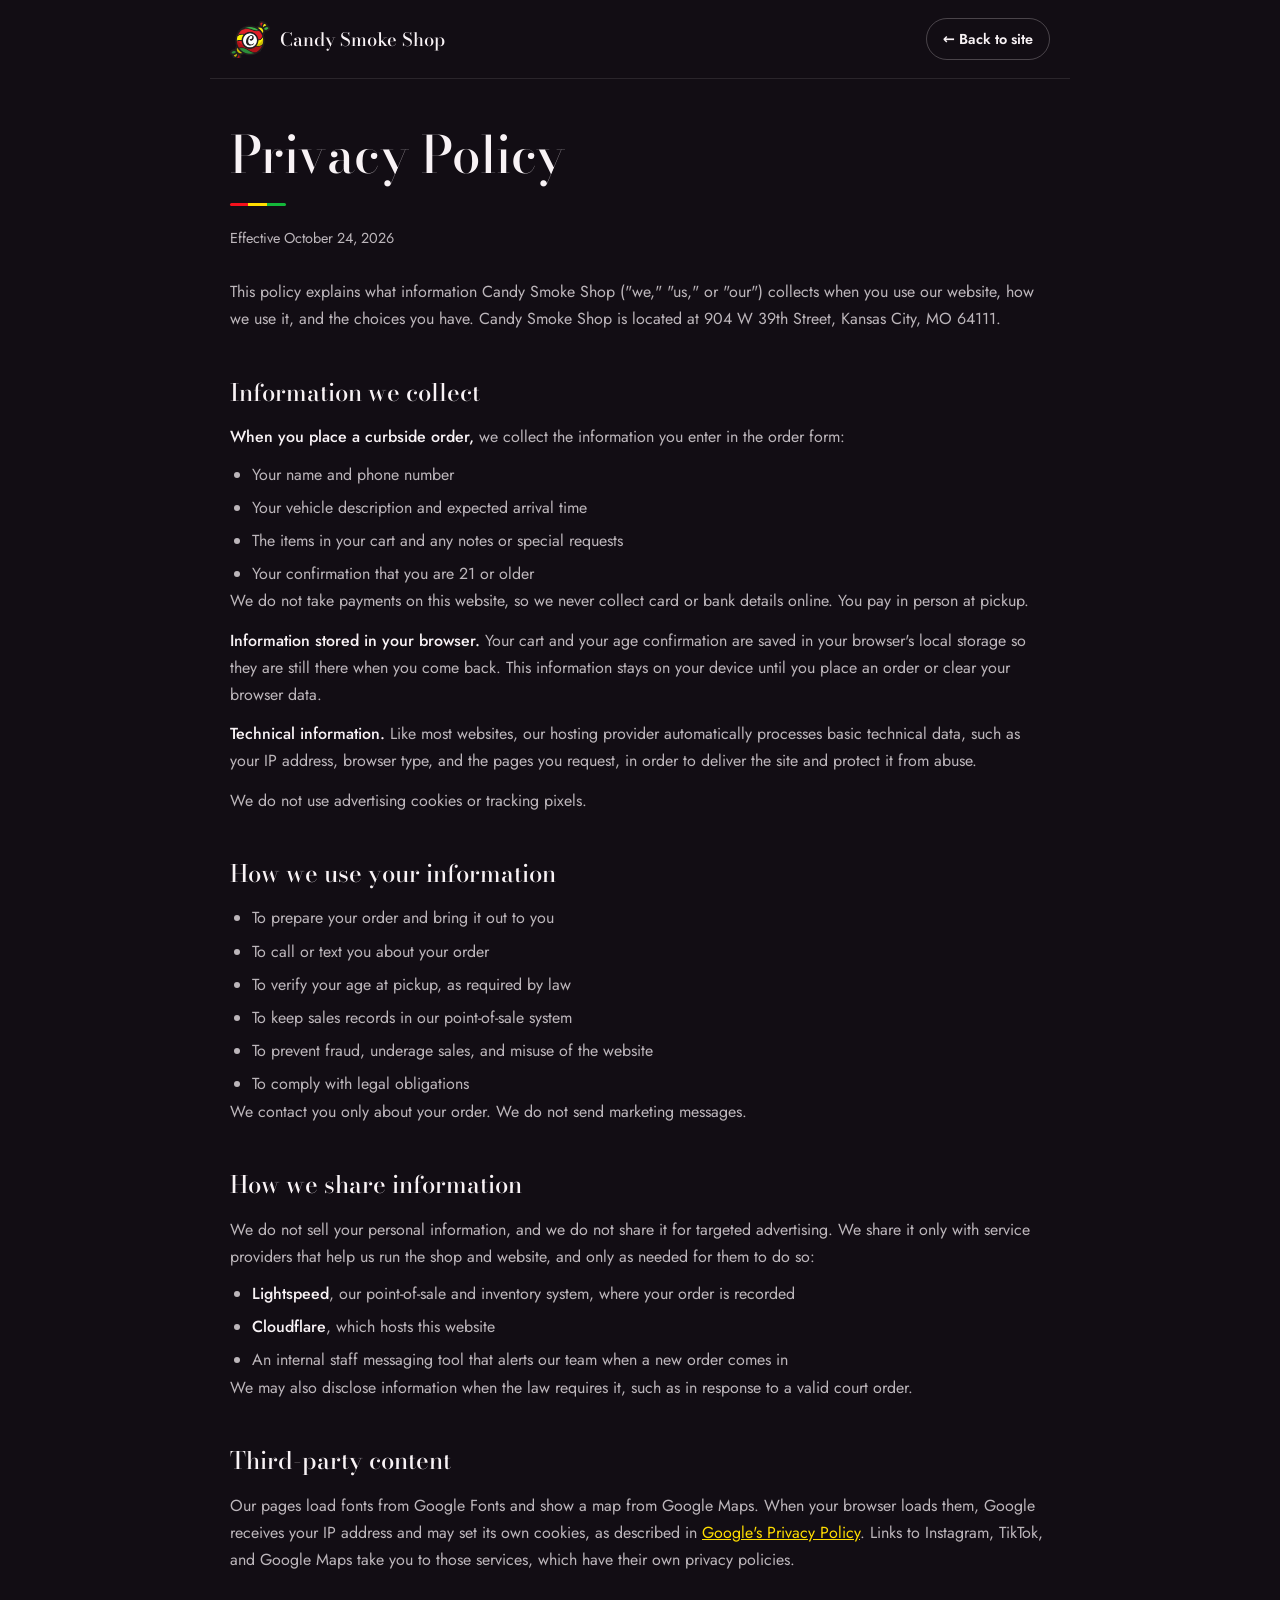
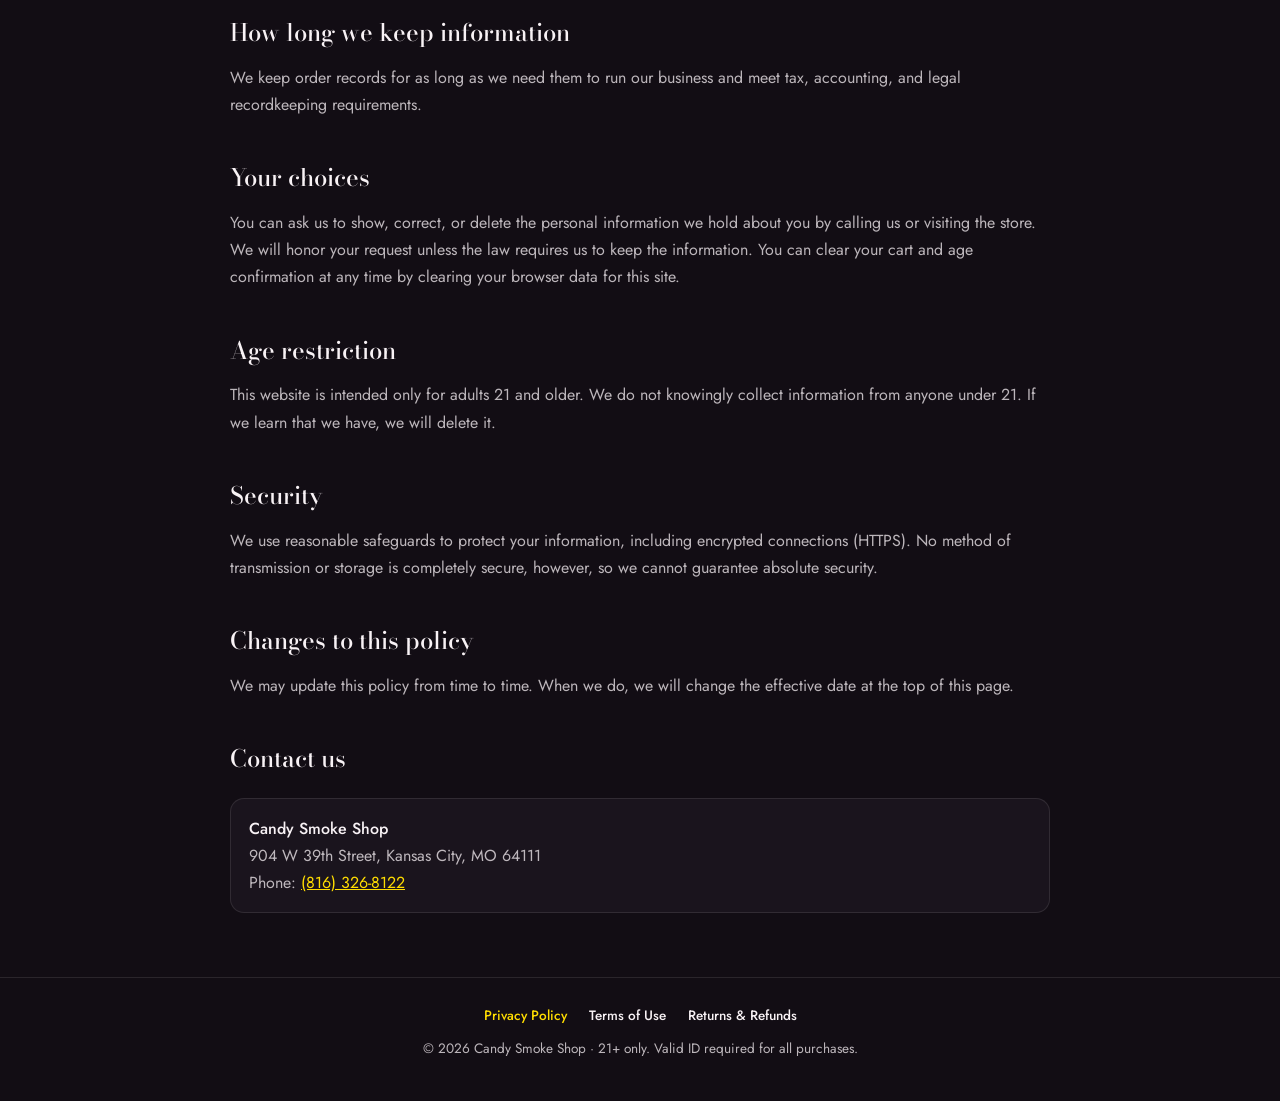
<file: privacy.html>
<!DOCTYPE html>
<html lang="en">
<head>
  <meta charset="UTF-8" />
  <meta name="viewport" content="width=device-width, initial-scale=1.0" />
  <title>Privacy Policy — Candy Smoke Shop</title>
  <meta name="description" content="How Candy Smoke Shop collects, uses, and protects the information you share when you use our website." />
  <link rel="icon" type="image/png" href="assets/favicon.png" />
  <link rel="preconnect" href="https://fonts.googleapis.com" />
  <link rel="preconnect" href="https://fonts.gstatic.com" crossorigin />
  <link href="https://fonts.googleapis.com/css2?family=Bodoni+Moda:opsz,wght@6..96,500&family=Jost:wght@400;500&display=swap" rel="stylesheet" />
  <link rel="stylesheet" href="assets/legal.css" />
</head>
<body>
<header class="legal-nav">
  <a class="brand" href="/"><img src="assets/candy-mark.png" alt="" />Candy Smoke Shop</a>
  <a class="back" href="/">← Back to site</a>
</header>

<main>
  <h1>Privacy Policy</h1>
  <div class="stripe"></div>
  <p class="updated">Effective October 24, 2026</p>

  <p>This policy explains what information Candy Smoke Shop ("we," "us," or "our") collects when you use our website, how we use it, and the choices you have. Candy Smoke Shop is located at 904 W 39th Street, Kansas City, MO 64111.</p>

  <h2>Information we collect</h2>
  <p><strong>When you place a curbside order,</strong> we collect the information you enter in the order form:</p>
  <ul>
    <li>Your name and phone number</li>
    <li>Your vehicle description and expected arrival time</li>
    <li>The items in your cart and any notes or special requests</li>
    <li>Your confirmation that you are 21 or older</li>
  </ul>
  <p>We do not take payments on this website, so we never collect card or bank details online. You pay in person at pickup.</p>
  <p><strong>Information stored in your browser.</strong> Your cart and your age confirmation are saved in your browser's local storage so they are still there when you come back. This information stays on your device until you place an order or clear your browser data.</p>
  <p><strong>Technical information.</strong> Like most websites, our hosting provider automatically processes basic technical data, such as your IP address, browser type, and the pages you request, in order to deliver the site and protect it from abuse.</p>
  <p>We do not use advertising cookies or tracking pixels.</p>

  <h2>How we use your information</h2>
  <ul>
    <li>To prepare your order and bring it out to you</li>
    <li>To call or text you about your order</li>
    <li>To verify your age at pickup, as required by law</li>
    <li>To keep sales records in our point-of-sale system</li>
    <li>To prevent fraud, underage sales, and misuse of the website</li>
    <li>To comply with legal obligations</li>
  </ul>
  <p>We contact you only about your order. We do not send marketing messages.</p>

  <h2>How we share information</h2>
  <p>We do not sell your personal information, and we do not share it for targeted advertising. We share it only with service providers that help us run the shop and website, and only as needed for them to do so:</p>
  <ul>
    <li><strong>Lightspeed</strong>, our point-of-sale and inventory system, where your order is recorded</li>
    <li><strong>Cloudflare</strong>, which hosts this website</li>
    <li>An internal staff messaging tool that alerts our team when a new order comes in</li>
  </ul>
  <p>We may also disclose information when the law requires it, such as in response to a valid court order.</p>

  <h2>Third-party content</h2>
  <p>Our pages load fonts from Google Fonts and show a map from Google Maps. When your browser loads them, Google receives your IP address and may set its own cookies, as described in <a href="https://policies.google.com/privacy" target="_blank" rel="noopener">Google's Privacy Policy</a>. Links to Instagram, TikTok, and Google Maps take you to those services, which have their own privacy policies.</p>

  <h2>How long we keep information</h2>
  <p>We keep order records for as long as we need them to run our business and meet tax, accounting, and legal recordkeeping requirements.</p>

  <h2>Your choices</h2>
  <p>You can ask us to show, correct, or delete the personal information we hold about you by calling us or visiting the store. We will honor your request unless the law requires us to keep the information. You can clear your cart and age confirmation at any time by clearing your browser data for this site.</p>

  <h2>Age restriction</h2>
  <p>This website is intended only for adults 21 and older. We do not knowingly collect information from anyone under 21. If we learn that we have, we will delete it.</p>

  <h2>Security</h2>
  <p>We use reasonable safeguards to protect your information, including encrypted connections (HTTPS). No method of transmission or storage is completely secure, however, so we cannot guarantee absolute security.</p>

  <h2>Changes to this policy</h2>
  <p>We may update this policy from time to time. When we do, we will change the effective date at the top of this page.</p>

  <h2>Contact us</h2>
  <div class="callout">
    <p><strong>Candy Smoke Shop</strong><br />904 W 39th Street, Kansas City, MO 64111<br />Phone: <a href="tel:8163268122">(816) 326-8122</a></p>
  </div>
</main>

<footer>
  <nav aria-label="Legal">
    <a href="/privacy" aria-current="page">Privacy Policy</a>
    <a href="/terms">Terms of Use</a>
    <a href="/returns">Returns &amp; Refunds</a>
  </nav>
  © 2026 Candy Smoke Shop · 21+ only. Valid ID required for all purchases.
</footer>
</body>
</html>
</file>
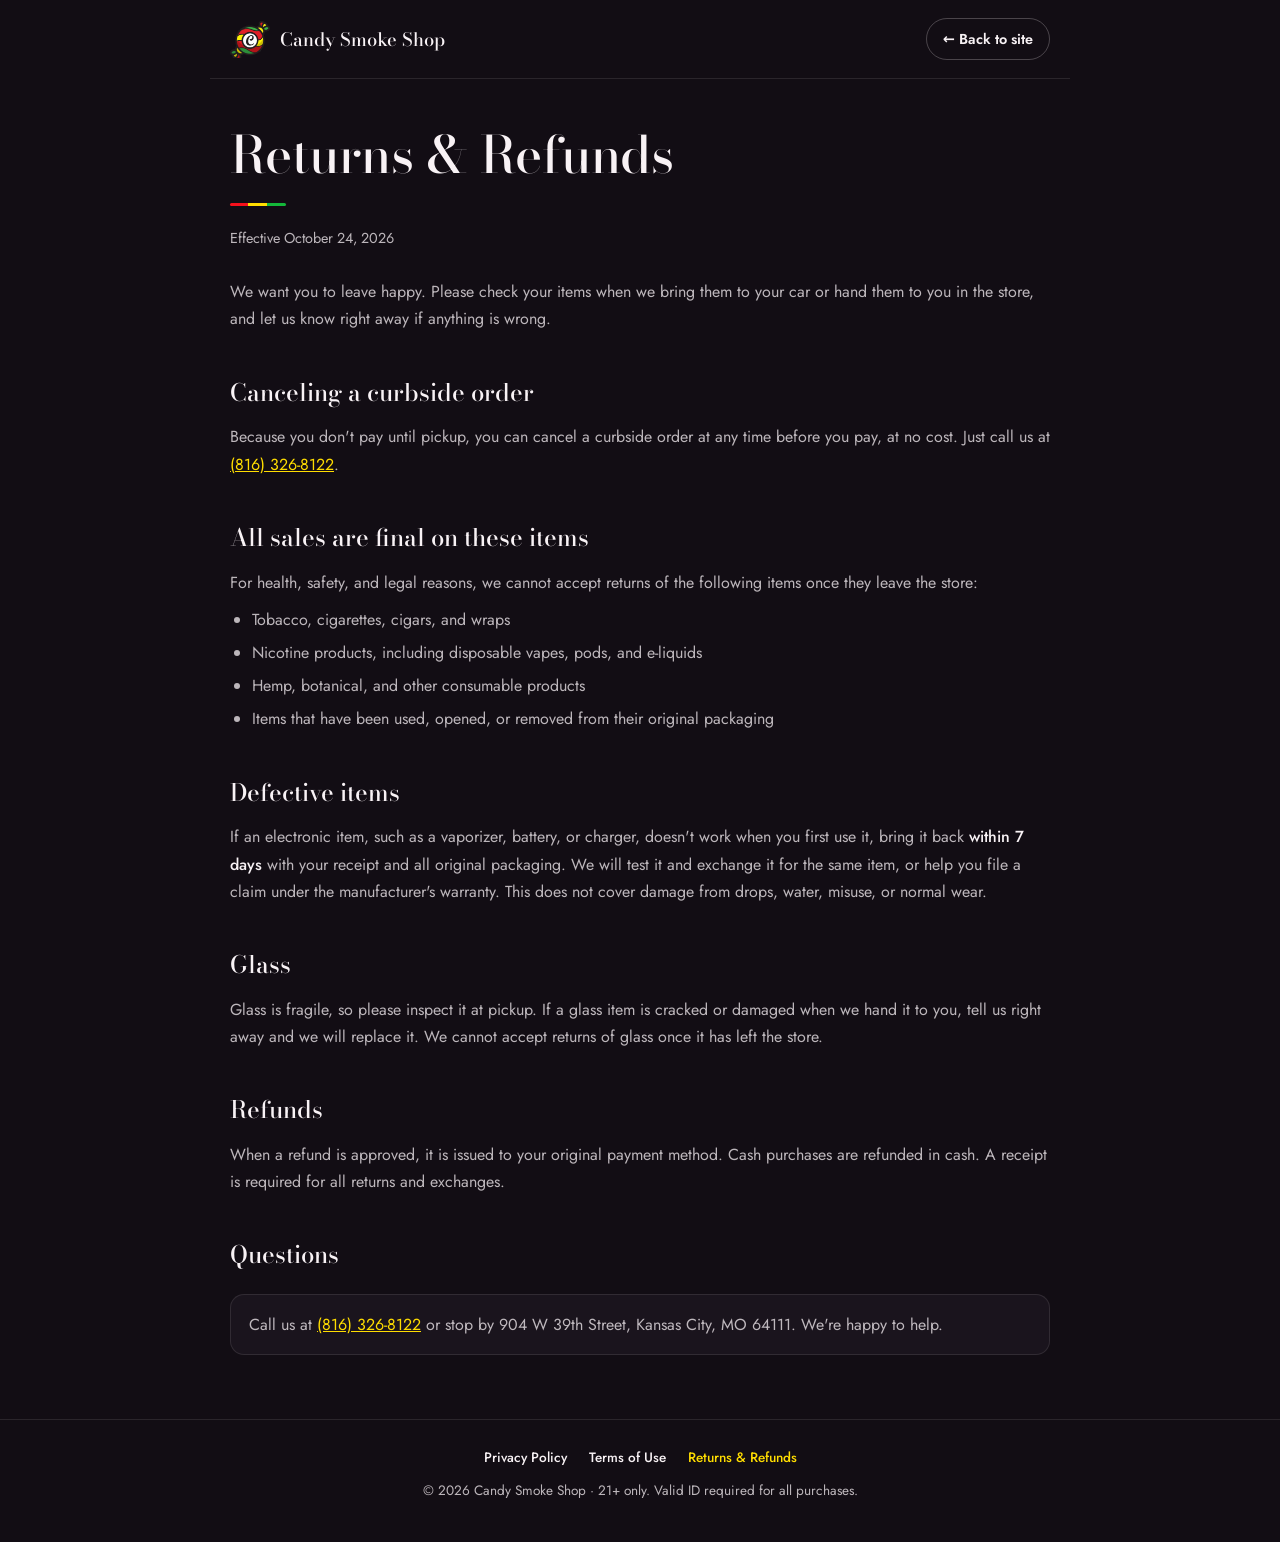
<file: returns.html>
<!DOCTYPE html>
<html lang="en">
<head>
  <meta charset="UTF-8" />
  <meta name="viewport" content="width=device-width, initial-scale=1.0" />
  <title>Returns &amp; Refunds — Candy Smoke Shop</title>
  <meta name="description" content="Candy Smoke Shop's return, exchange, and refund policy." />
  <link rel="icon" type="image/png" href="assets/favicon.png" />
  <link rel="preconnect" href="https://fonts.googleapis.com" />
  <link rel="preconnect" href="https://fonts.gstatic.com" crossorigin />
  <link href="https://fonts.googleapis.com/css2?family=Bodoni+Moda:opsz,wght@6..96,500&family=Jost:wght@400;500&display=swap" rel="stylesheet" />
  <link rel="stylesheet" href="assets/legal.css" />
</head>
<body>
<header class="legal-nav">
  <a class="brand" href="/"><img src="assets/candy-mark.png" alt="" />Candy Smoke Shop</a>
  <a class="back" href="/">← Back to site</a>
</header>

<main>
  <h1>Returns &amp; Refunds</h1>
  <div class="stripe"></div>
  <p class="updated">Effective October 24, 2026</p>

  <p>We want you to leave happy. Please check your items when we bring them to your car or hand them to you in the store, and let us know right away if anything is wrong.</p>

  <h2>Canceling a curbside order</h2>
  <p>Because you don't pay until pickup, you can cancel a curbside order at any time before you pay, at no cost. Just call us at <a href="tel:8163268122">(816) 326-8122</a>.</p>

  <h2>All sales are final on these items</h2>
  <p>For health, safety, and legal reasons, we cannot accept returns of the following items once they leave the store:</p>
  <ul>
    <li>Tobacco, cigarettes, cigars, and wraps</li>
    <li>Nicotine products, including disposable vapes, pods, and e-liquids</li>
    <li>Hemp, botanical, and other consumable products</li>
    <li>Items that have been used, opened, or removed from their original packaging</li>
  </ul>

  <h2>Defective items</h2>
  <p>If an electronic item, such as a vaporizer, battery, or charger, doesn't work when you first use it, bring it back <strong>within 7 days</strong> with your receipt and all original packaging. We will test it and exchange it for the same item, or help you file a claim under the manufacturer's warranty. This does not cover damage from drops, water, misuse, or normal wear.</p>

  <h2>Glass</h2>
  <p>Glass is fragile, so please inspect it at pickup. If a glass item is cracked or damaged when we hand it to you, tell us right away and we will replace it. We cannot accept returns of glass once it has left the store.</p>

  <h2>Refunds</h2>
  <p>When a refund is approved, it is issued to your original payment method. Cash purchases are refunded in cash. A receipt is required for all returns and exchanges.</p>

  <h2>Questions</h2>
  <div class="callout">
    <p>Call us at <a href="tel:8163268122">(816) 326-8122</a> or stop by 904 W 39th Street, Kansas City, MO 64111. We're happy to help.</p>
  </div>
</main>

<footer>
  <nav aria-label="Legal">
    <a href="/privacy">Privacy Policy</a>
    <a href="/terms">Terms of Use</a>
    <a href="/returns" aria-current="page">Returns &amp; Refunds</a>
  </nav>
  © 2026 Candy Smoke Shop · 21+ only. Valid ID required for all purchases.
</footer>
</body>
</html>
</file>
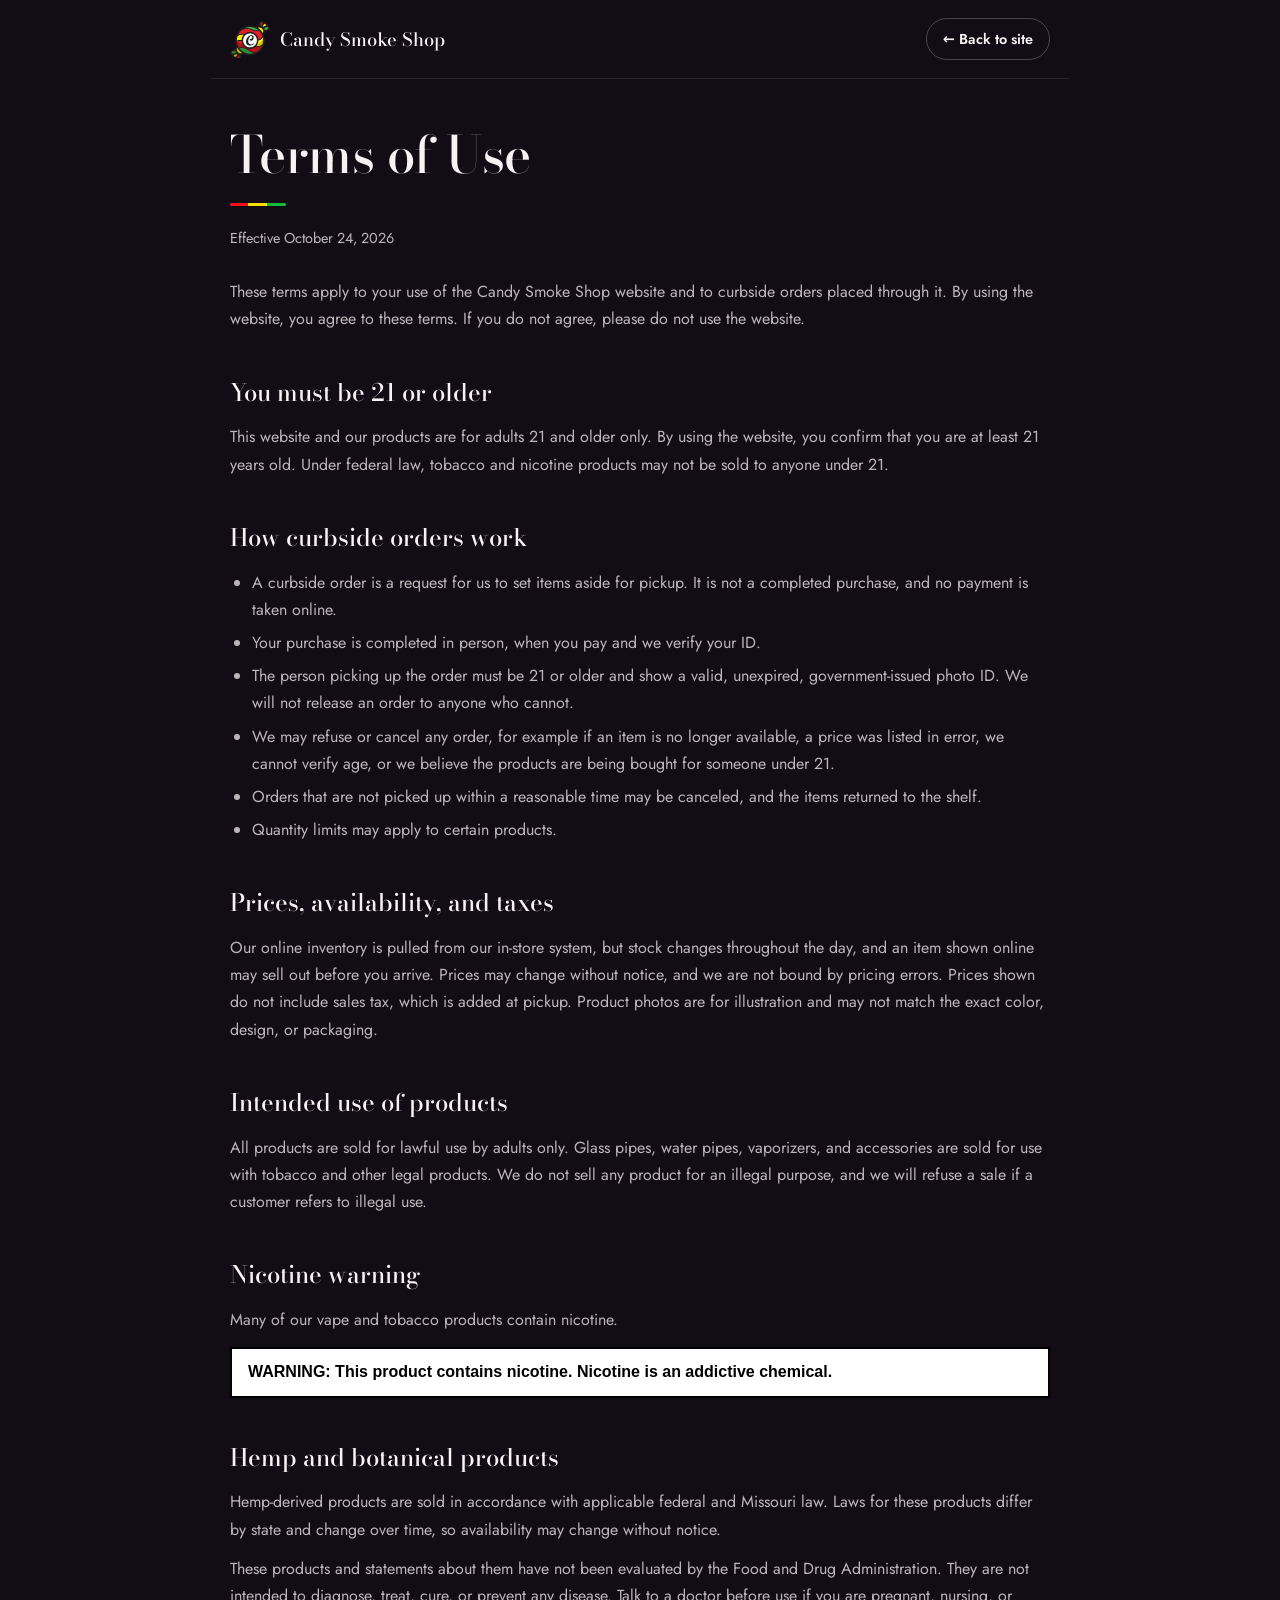
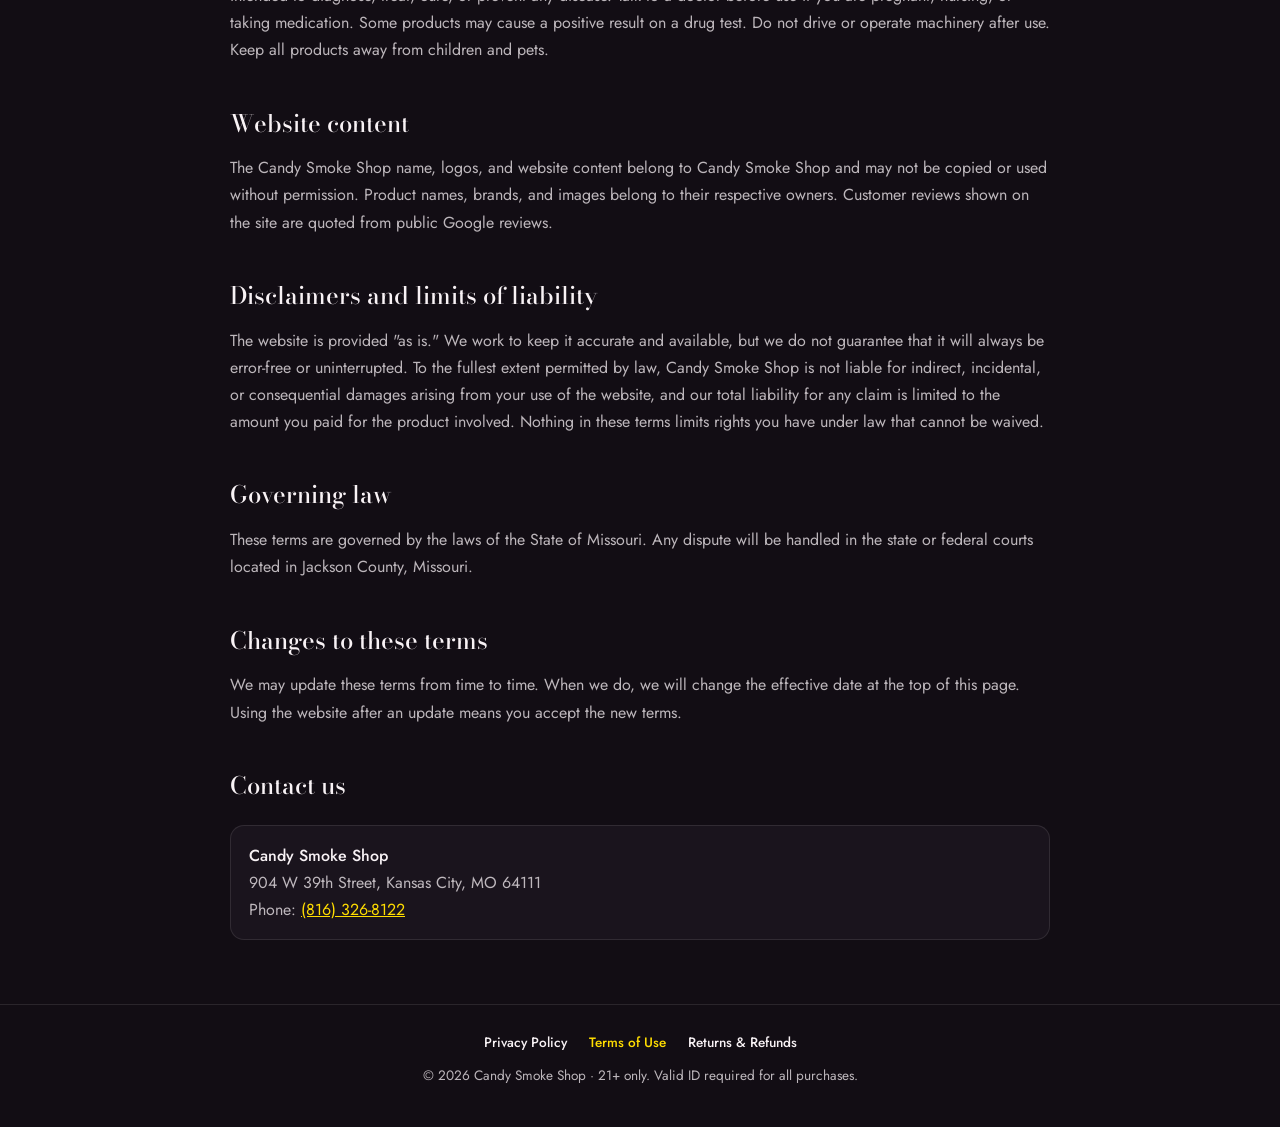
<file: terms.html>
<!DOCTYPE html>
<html lang="en">
<head>
  <meta charset="UTF-8" />
  <meta name="viewport" content="width=device-width, initial-scale=1.0" />
  <title>Terms of Use — Candy Smoke Shop</title>
  <meta name="description" content="The terms that apply when you use the Candy Smoke Shop website and place curbside orders." />
  <link rel="icon" type="image/png" href="assets/favicon.png" />
  <link rel="preconnect" href="https://fonts.googleapis.com" />
  <link rel="preconnect" href="https://fonts.gstatic.com" crossorigin />
  <link href="https://fonts.googleapis.com/css2?family=Bodoni+Moda:opsz,wght@6..96,500&family=Jost:wght@400;500&display=swap" rel="stylesheet" />
  <link rel="stylesheet" href="assets/legal.css" />
</head>
<body>
<header class="legal-nav">
  <a class="brand" href="/"><img src="assets/candy-mark.png" alt="" />Candy Smoke Shop</a>
  <a class="back" href="/">← Back to site</a>
</header>

<main>
  <h1>Terms of Use</h1>
  <div class="stripe"></div>
  <p class="updated">Effective October 24, 2026</p>

  <p>These terms apply to your use of the Candy Smoke Shop website and to curbside orders placed through it. By using the website, you agree to these terms. If you do not agree, please do not use the website.</p>

  <h2>You must be 21 or older</h2>
  <p>This website and our products are for adults 21 and older only. By using the website, you confirm that you are at least 21 years old. Under federal law, tobacco and nicotine products may not be sold to anyone under 21.</p>

  <h2>How curbside orders work</h2>
  <ul>
    <li>A curbside order is a request for us to set items aside for pickup. It is not a completed purchase, and no payment is taken online.</li>
    <li>Your purchase is completed in person, when you pay and we verify your ID.</li>
    <li>The person picking up the order must be 21 or older and show a valid, unexpired, government-issued photo ID. We will not release an order to anyone who cannot.</li>
    <li>We may refuse or cancel any order, for example if an item is no longer available, a price was listed in error, we cannot verify age, or we believe the products are being bought for someone under 21.</li>
    <li>Orders that are not picked up within a reasonable time may be canceled, and the items returned to the shelf.</li>
    <li>Quantity limits may apply to certain products.</li>
  </ul>

  <h2>Prices, availability, and taxes</h2>
  <p>Our online inventory is pulled from our in-store system, but stock changes throughout the day, and an item shown online may sell out before you arrive. Prices may change without notice, and we are not bound by pricing errors. Prices shown do not include sales tax, which is added at pickup. Product photos are for illustration and may not match the exact color, design, or packaging.</p>

  <h2>Intended use of products</h2>
  <p>All products are sold for lawful use by adults only. Glass pipes, water pipes, vaporizers, and accessories are sold for use with tobacco and other legal products. We do not sell any product for an illegal purpose, and we will refuse a sale if a customer refers to illegal use.</p>

  <h2>Nicotine warning</h2>
  <p>Many of our vape and tobacco products contain nicotine.</p>
  <p class="nicotine">WARNING: This product contains nicotine. Nicotine is an addictive chemical.</p>

  <h2>Hemp and botanical products</h2>
  <p>Hemp-derived products are sold in accordance with applicable federal and Missouri law. Laws for these products differ by state and change over time, so availability may change without notice.</p>
  <p>These products and statements about them have not been evaluated by the Food and Drug Administration. They are not intended to diagnose, treat, cure, or prevent any disease. Talk to a doctor before use if you are pregnant, nursing, or taking medication. Some products may cause a positive result on a drug test. Do not drive or operate machinery after use. Keep all products away from children and pets.</p>

  <h2>Website content</h2>
  <p>The Candy Smoke Shop name, logos, and website content belong to Candy Smoke Shop and may not be copied or used without permission. Product names, brands, and images belong to their respective owners. Customer reviews shown on the site are quoted from public Google reviews.</p>

  <h2>Disclaimers and limits of liability</h2>
  <p>The website is provided "as is." We work to keep it accurate and available, but we do not guarantee that it will always be error-free or uninterrupted. To the fullest extent permitted by law, Candy Smoke Shop is not liable for indirect, incidental, or consequential damages arising from your use of the website, and our total liability for any claim is limited to the amount you paid for the product involved. Nothing in these terms limits rights you have under law that cannot be waived.</p>

  <h2>Governing law</h2>
  <p>These terms are governed by the laws of the State of Missouri. Any dispute will be handled in the state or federal courts located in Jackson County, Missouri.</p>

  <h2>Changes to these terms</h2>
  <p>We may update these terms from time to time. When we do, we will change the effective date at the top of this page. Using the website after an update means you accept the new terms.</p>

  <h2>Contact us</h2>
  <div class="callout">
    <p><strong>Candy Smoke Shop</strong><br />904 W 39th Street, Kansas City, MO 64111<br />Phone: <a href="tel:8163268122">(816) 326-8122</a></p>
  </div>
</main>

<footer>
  <nav aria-label="Legal">
    <a href="/privacy">Privacy Policy</a>
    <a href="/terms" aria-current="page">Terms of Use</a>
    <a href="/returns">Returns &amp; Refunds</a>
  </nav>
  © 2026 Candy Smoke Shop · 21+ only. Valid ID required for all purchases.
</footer>
</body>
</html>
</file>
<file: assets/legal.css>
/* Shared look for the legal pages (privacy, terms, returns) */
:root {
  --red: #f5101c; --yellow: #ffdd00; --green: #14b83a; --ink: #141012;
  --neon-purple: #a463ff;
  --bg: #120d14; --surface: #1a141d;
  --serif: 'Bodoni Moda', 'Didot', 'Bodoni 72', Georgia, serif;
  --text: #f8f2f5; --muted: rgba(248,242,245,0.74); --border: rgba(248,242,245,0.1);
}
*, *::before, *::after { box-sizing: border-box; margin: 0; padding: 0; }
body {
  font-family: 'Jost', 'Futura', 'Century Gothic', system-ui, -apple-system, 'Segoe UI', Roboto, sans-serif;
  color: var(--text); line-height: 1.7; -webkit-text-size-adjust: 100%;
  background: var(--bg); -webkit-font-smoothing: antialiased;
  min-height: 100vh;
}
a { color: var(--yellow); }
a:hover { text-decoration: none; }
:focus-visible { outline: 2px solid var(--yellow); outline-offset: 3px; }

.legal-nav {
  display: flex; align-items: center; justify-content: space-between; gap: 16px;
  max-width: 860px; margin: 0 auto; padding: 18px 20px; border-bottom: 1px solid var(--border);
}
.legal-nav .brand { display: flex; align-items: center; gap: 10px; text-decoration: none; color: var(--text);
  font-family: var(--serif); font-weight: 500; font-size: 1.15rem; }
.legal-nav .brand img { width: 40px; height: auto; }
.legal-nav .back { font-size: 0.9rem; font-weight: 600; text-decoration: none; padding: 8px 16px;
  border: 1px solid rgba(248,242,245,0.24); border-radius: 999px; color: var(--text); white-space: nowrap; }

main { max-width: 860px; margin: 0 auto; padding: 48px 20px 64px; }
h1 { font-family: var(--serif); font-weight: 500;
  font-size: clamp(2.2rem, 5vw, 3.2rem); line-height: 1.08; letter-spacing: -0.01em; }
.stripe { height: 3px; width: 56px; border-radius: 3px; margin: 20px 0;
  background: linear-gradient(90deg, var(--red) 0 33%, var(--yellow) 33% 66%, var(--green) 66%); }
.updated { color: var(--muted); font-size: 0.9rem; margin-bottom: 28px; }
h2 { font-family: var(--serif); font-weight: 500;
  font-size: 1.5rem; margin: 40px 0 10px; color: var(--text); }
p, li { color: var(--muted); }
p + p { margin-top: 12px; }
ul { padding-left: 22px; margin-top: 10px; }
li + li { margin-top: 6px; }
strong { color: var(--text); font-weight: 500; }
.callout { margin-top: 18px; padding: 16px 18px; border-radius: 14px; background: var(--surface); border: 1px solid var(--border); }
.nicotine { margin-top: 14px; padding: 12px 16px; background: #fff; color: #000; border: 2px solid #000;
  font-family: Arial, Helvetica, sans-serif; font-weight: 700; font-size: 1rem; line-height: 1.4; }

footer { border-top: 1px solid var(--border); padding: 26px 20px 40px; text-align: center; color: var(--muted); font-size: 0.85rem; }
footer nav { display: flex; justify-content: center; flex-wrap: wrap; gap: 8px 22px; margin-bottom: 10px; }
footer nav a { color: var(--text); text-decoration: none; font-weight: 500; }
footer nav a:hover, footer nav a[aria-current] { color: var(--yellow); }
</file>
